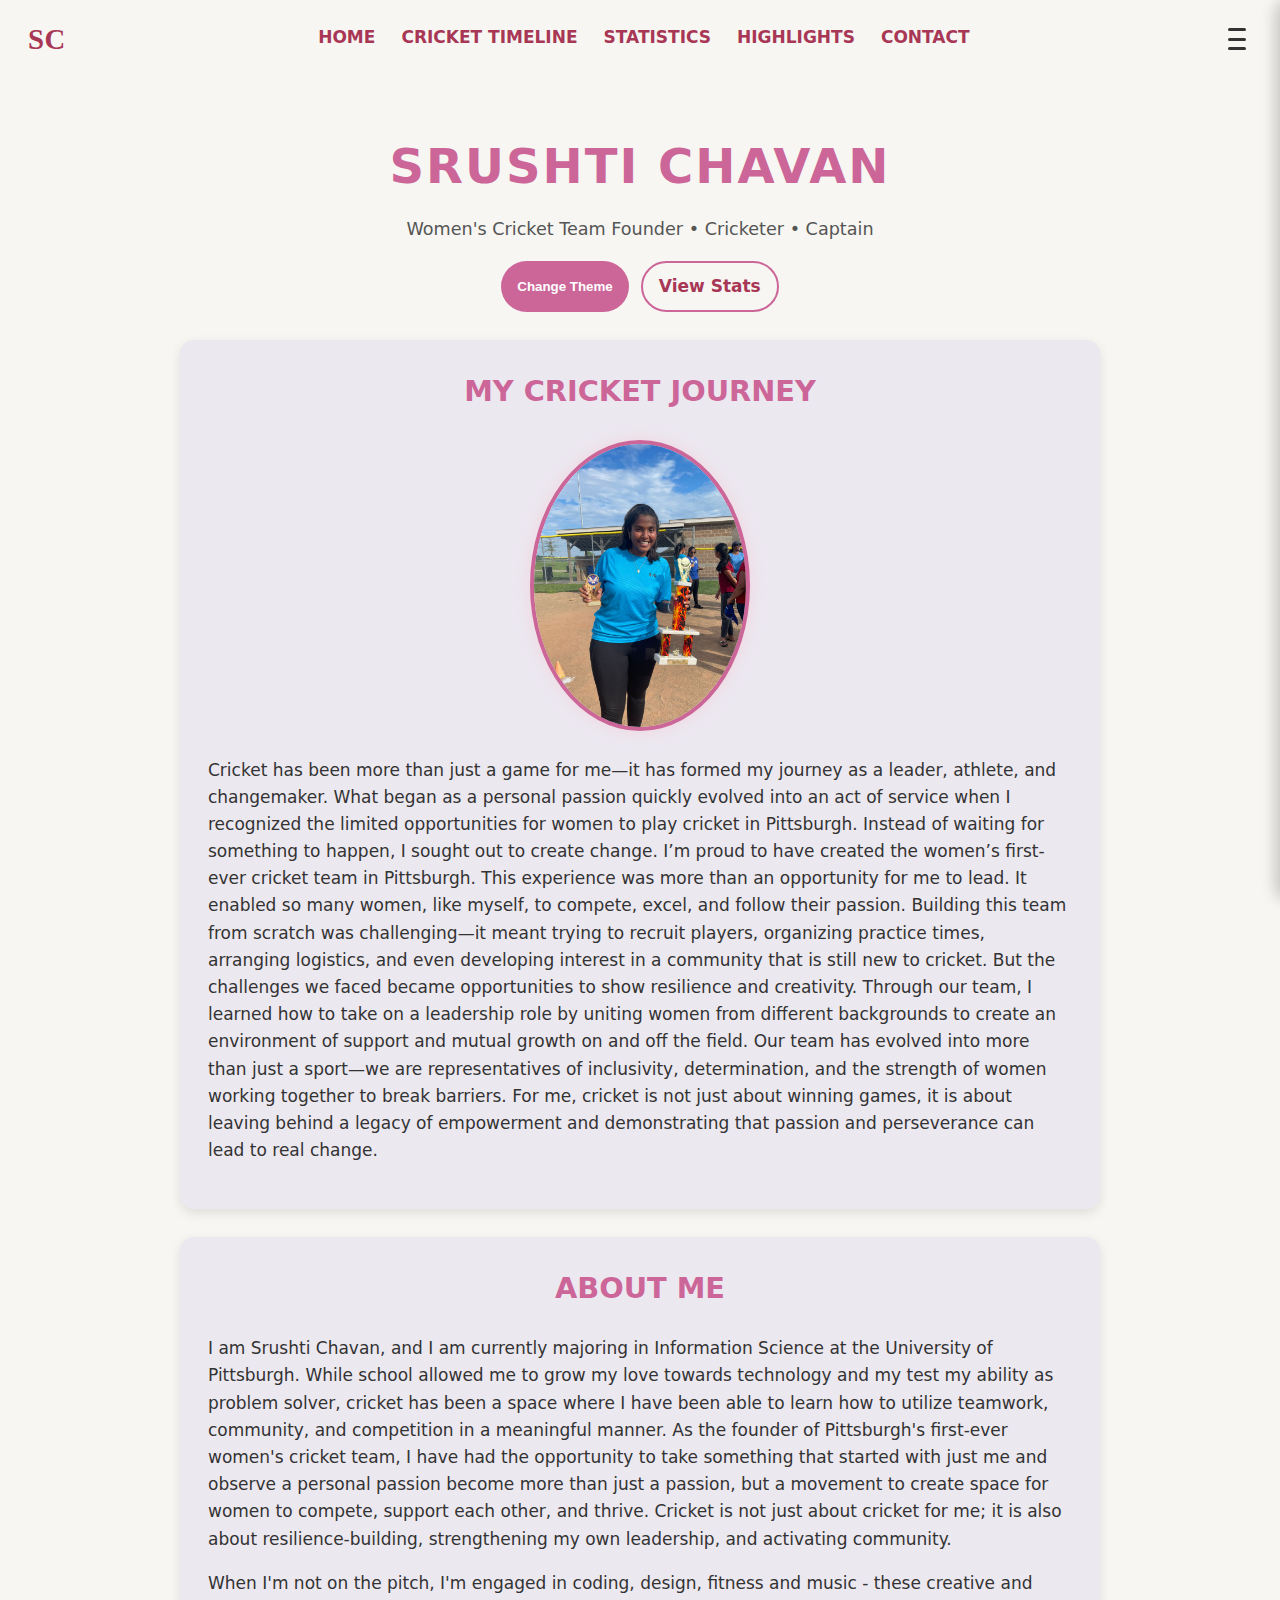
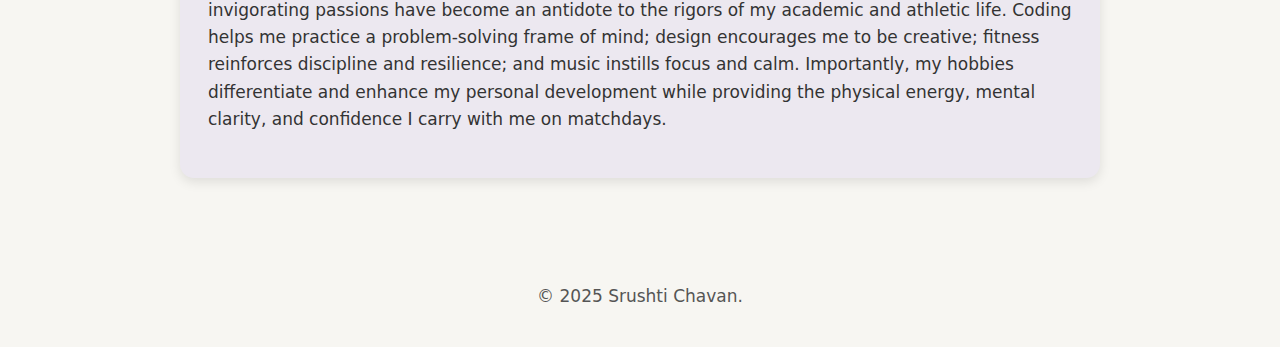
<file: index.html>
<html lang="en">
<head>
    <meta charset="UTF-8"  />
    <meta name="viewport" content="width=device-width, initial-scale=1.0"/>
    <title>Srushti Chavan - Cricket Portfolio</title>
    <link rel="stylesheet" href="styles.css"/>
</head>
<body>
    <div id="content-wrapper">
        <header>
            <a href="index.html" class="logo" aria-label="Home">SC</a>
            <nav class="top-nav" aria-label="Primary">
                <a href="index.html">Home</a>
                <a href="timeline.html">Cricket Timeline</a>
                <a href="stats.html">Statistics</a>
                <a href="highlights.html">Highlights</a>
                <a href="contact.html">Contact</a>
            </nav>
            <button id="menuToggle" class="menu-icon" aria-label="Open menu" aria-controls="offCanvasMenu" aria-expanded="false">
                <span></span><span></span><span></span>
            </button>
        </header>

        <main>
            <section class="'hero-full">
                <h1 class="main-title">SRUSHTI CHAVAN</h1>
                <p class="subtitle">Women's Cricket Team Founder • Cricketer • Captain</p>
                <div class="cta-row">
                    <button id="themeBtn" class="btn">Change Theme</button>
                    <a class="btn btn-outline" href="stats.html">View Stats</a>
                </div>
            </section>

            <section class="introduction card-style">
                <h2 class="sub-heading">My Cricket Journey</h2>
                <img src="srushti.JPG" alt="Srushti Chavan holding cricket trophies" class="profile-image"/>
                <p>
                    Cricket has been more than just a game for me—it has formed my journey as a leader, athlete, and changemaker. What began as a personal passion quickly evolved into an act of service when I recognized the limited opportunities for women to play cricket in Pittsburgh. Instead of waiting for something to happen, I sought out to create change. I’m proud to have created the women’s first-ever cricket team in Pittsburgh. This experience was more than an opportunity for me to lead. It enabled so many women, like myself, to compete, excel, and follow their passion. Building this team from scratch was challenging—it meant trying to recruit players, organizing practice times, arranging logistics, and even developing interest in a community that is still new to cricket. But the challenges we faced became opportunities to show resilience and creativity. Through our team, I learned how to take on a leadership role by uniting women from different backgrounds to create an environment of support and mutual growth on and off the field.
                    Our team has evolved into more than just a sport—we are representatives of inclusivity, determination, and the strength of women working together to break barriers. For me, cricket is not just about winning games, it is about leaving behind a legacy of empowerment and demonstrating that passion and perseverance can lead to real change. 
                </p>
            </section>

            <section id="about-me" class="about card-style">
                <h2 class="sub-heading">About Me</h2>
                <article>
                    <p>
                        I am Srushti Chavan, and I am currently majoring in Information Science at the University of Pittsburgh. While school allowed me to grow my love towards technology and my test my ability as problem solver, cricket has been a space where I have been able to learn how to utilize teamwork, community, and competition in a meaningful manner. As the founder of Pittsburgh's first-ever women's cricket team, I have had the opportunity to take something that started with just me and observe a personal passion become more than just a passion, but a movement to create space for women to compete, support each other, and thrive. Cricket is not just about cricket for me; it is also about resilience-building, strengthening my own leadership, and activating community.
                    </p>
                    <p>
                        When I'm not on the pitch, I'm engaged in coding, design, fitness and music - these creative and invigorating passions have become an antidote to the rigors of my academic and athletic life. Coding helps me practice a problem-solving frame of mind; design encourages me to be creative; fitness reinforces discipline and resilience; and music instills focus and calm. Importantly, my hobbies differentiate and enhance my personal development while providing the physical energy, mental clarity, and confidence I carry with me on matchdays.
                    </p>
                </article>
            </section>
        </main>

        <footer><p>&copy; 2025 Srushti Chavan.</p></footer>
    </div>

    <aside id="offCanvasMenu" class="off-canvas-sidebar" aria-hidden="true">
        <button id="closeMenu" class="close-btn" aria-label="Close menu">Close x</button>
        <nav aria-label="Mobile">
            <ul class="side-nav">
              <li><a href="index.html">Home</a></li>
              <li><a href="timeline.html">Cricket Timeline</a></li>
              <li><a href="stats.html">Statistics</a></li>
              <li><a href="highlights.html">Highlights</a></li>
              <li><a href="contact.html">Contact</a></li>
            </ul>
        </nav>
    </aside>

    <script src="script.js"></script> 
</body>
</html>
</file>
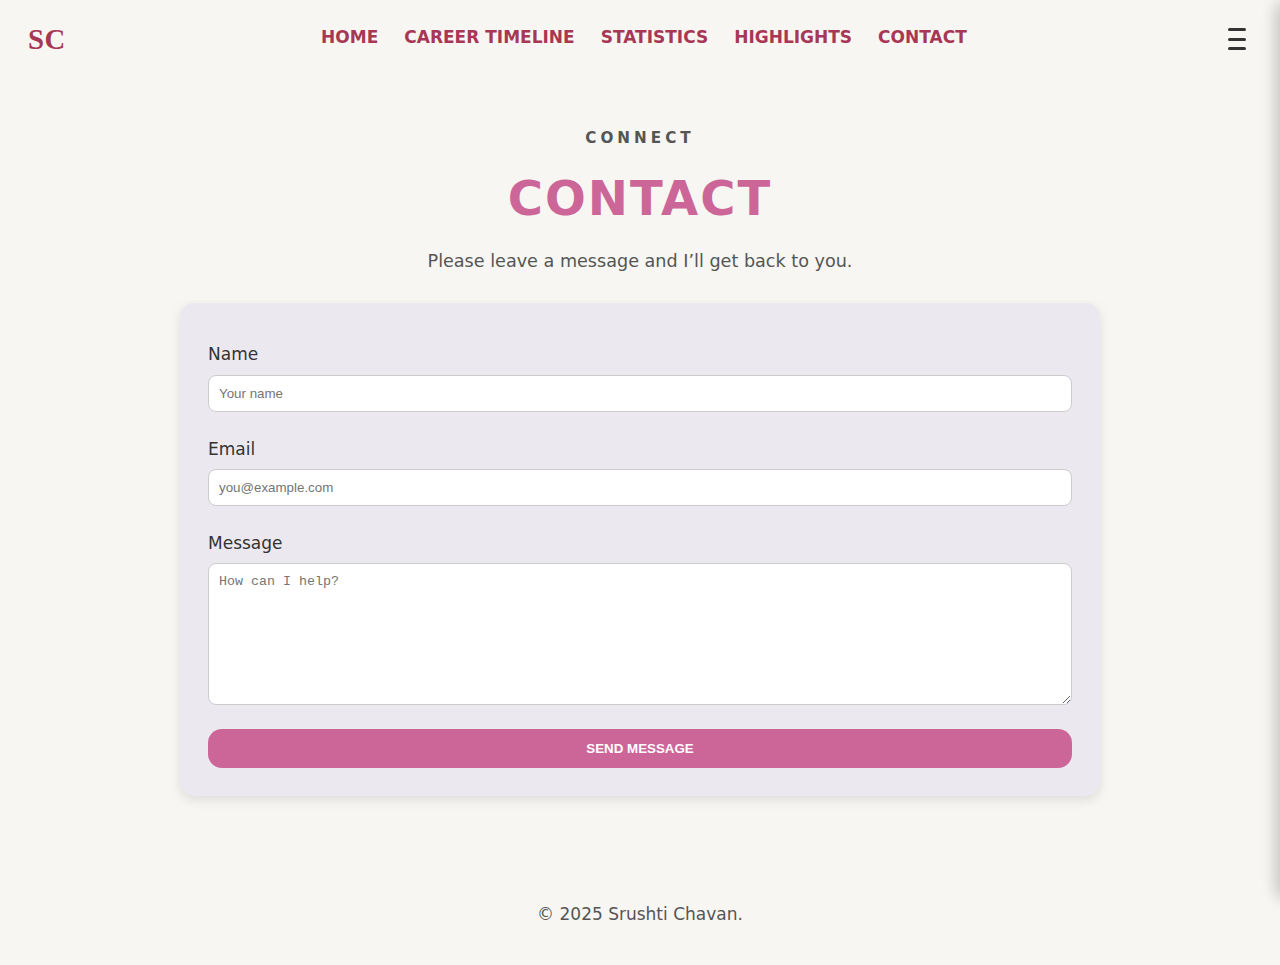
<file: contact.html>
<html lang="en">
<head>
  <meta charset="UTF-8"/>
  <meta name="viewport" content="width=device-width, initial-scale=1.0"/>
  <title>Srushti Chavan — Contact</title>
  <link rel="stylesheet" href="styles.css"/>
</head>
<body>
  <div id="content-wrapper">
    <header>
      <a href="index.html" class="logo" aria-label="Home">SC</a>
      <nav class="top-nav" aria-label="Primary">
        <a href="index.html">Home</a><a href="timeline.html">Career Timeline</a>
        <a href="stats.html">Statistics</a><a href="highlights.html">Highlights</a><a href="contact.html">Contact</a>
      </nav>
      <button id="menuToggle" class="menu-icon" aria-label="Open menu" aria-controls="offCanvasMenu" aria-expanded="false"><span></span><span></span><span></span></button>
    </header>

    <main class="contact-page">
      <h2 class="category-heading">Connect</h2>
      <h1 class="main-title">Contact</h1>
      <p class="contact-intro">
        Please leave a message and I’ll get back to you.
      </p>

      <form action="#" method="post" class="contact-form card-style" onsubmit="event.preventDefault(); alert('Thanks! Your message was recorded!');">
        <label for="name">Name</label>
        <input id="name" name="name" class="form-input" required placeholder="Your name"/>

        <label for="email">Email</label>
        <input id="email" name="email" type="email" class="form-input" required placeholder="you@example.com"/>

        <label for="message">Message</label>
        <textarea id="message" name="message" rows="8" class="form-input" required placeholder="How can I help?"></textarea>

        <button type="submit" class="submit-btn">Send Message</button>
      </form>
    </main>

    <footer>
      <p>&copy; 2025 Srushti Chavan.</p>
    </footer>
  </div>

  <aside id="offCanvasMenu" class="off-canvas-sidebar" aria-hidden="true">
    <button id="closeMenu" class="close-btn" aria-label="Close menu">Close ✕</button>
    <nav>
      <ul class="side-nav">
        <li><a href="index.html">Home</a></li>
        <li><a href="timeline.html">Cricket Timeline</a></li>
        <li><a href="stats.html">Statistics</a></li>
        <li><a href="highlights.html">Highlights</a></li>
        <li><a href="contact.html">Contact</a></li>
      </ul>
    </nav>
  </aside>

  <script src="script.js"></script>
</body>
</html>
</file>
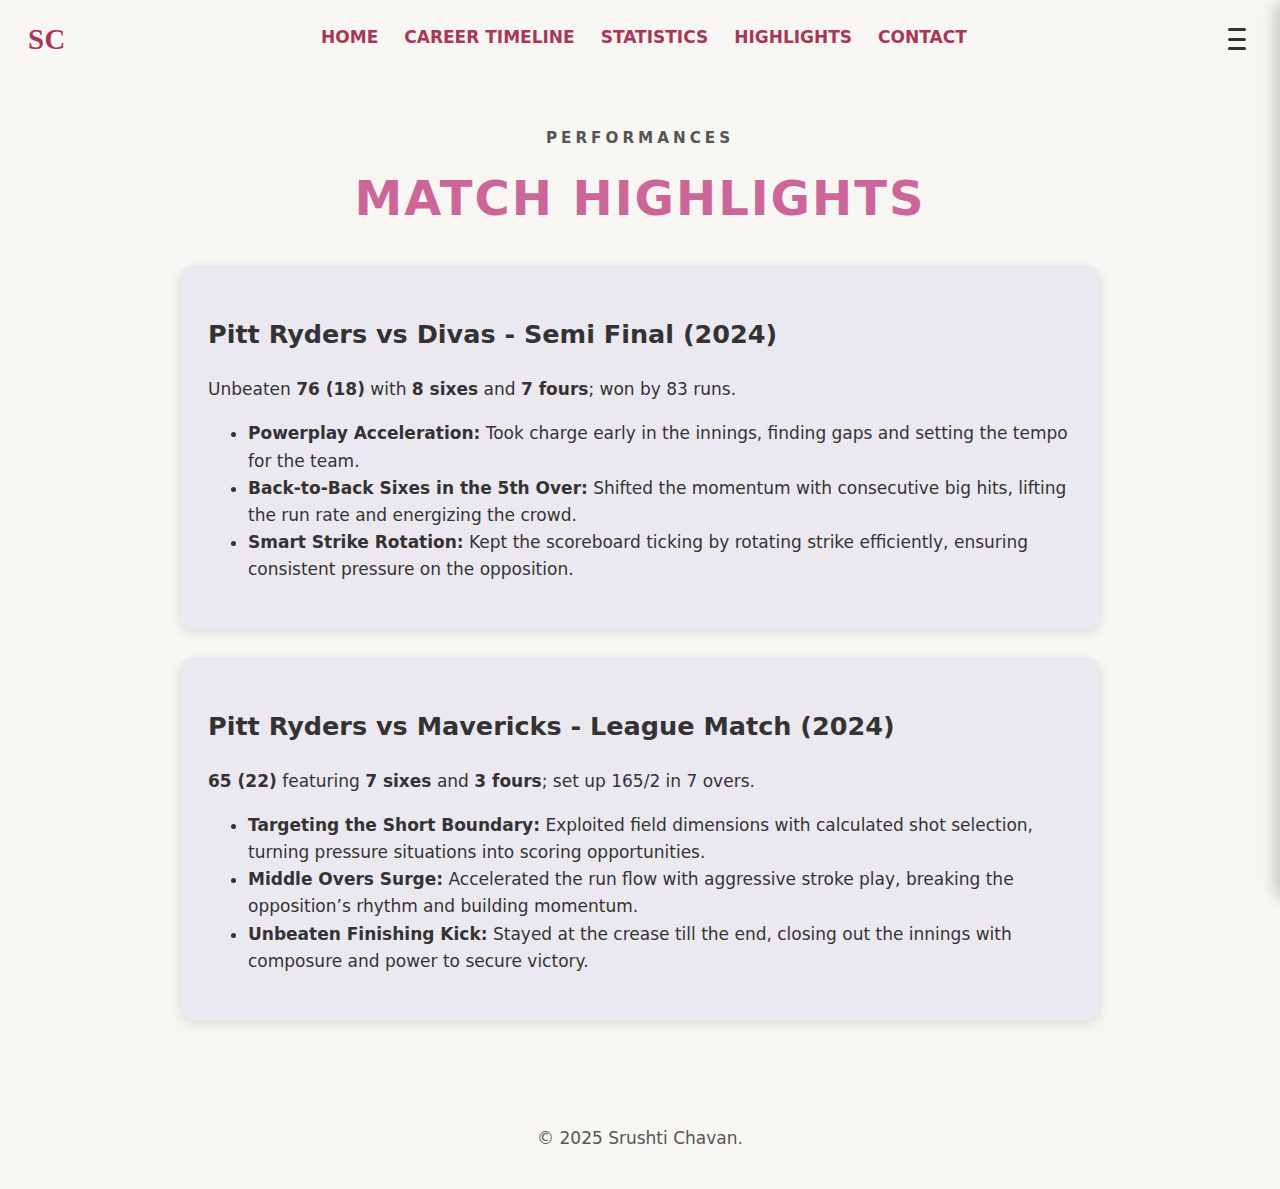
<file: highlights.html>
<html lang="en">
<head>
  <meta charset="UTF-8"/>
  <meta name="viewport" content="width=device-width, initial-scale=1.0"/>
  <title>Srushti Chavan — Highlights</title>
  <link rel="stylesheet" href="styles.css"/>
</head>
<body>
  <div id="content-wrapper">
    <header>
      <a href="index.html" class="logo">SC</a>
      <nav class="top-nav" aria-label="Primary">
        <a href="index.html">Home</a><a href="timeline.html">Career Timeline</a>
        <a href="stats.html">Statistics</a><a href="highlights.html">Highlights</a><a href="contact.html">Contact</a>
      </nav>
      <button id="menuToggle" class="menu-icon" aria-label="Open menu" aria-controls="offCanvasMenu" aria-expanded="false"><span></span><span></span><span></span></button>
    </header>

    <main class="highlights-page">
        <h2 class="category-heading">Performances</h2>
        <h1 class="main-title">Match Highlights</h1>

        <article class="match-report card-style">
            <h2>Pitt Ryders vs Divas - Semi Final (2024)</h2>
            <p>Unbeaten <strong>76 (18)</strong> with <strong>8 sixes</strong> and <strong>7 fours</strong>; won by 83 runs.</p>
        <section>
            <ul>
                <li><strong>Powerplay Acceleration:</strong> Took charge early in the innings, finding gaps and setting the tempo for the team.</li>
                <li><strong>Back-to-Back Sixes in the 5th Over:</strong> Shifted the momentum with consecutive big hits, lifting the run rate and energizing the crowd.</li>
                <li><strong>Smart Strike Rotation:</strong> Kept the scoreboard ticking by rotating strike efficiently, ensuring consistent pressure on the opposition.</li>
            </ul>
        </article>

        <article class="match-report card-style">
            <h2>Pitt Ryders vs Mavericks - League Match (2024)</h2>
            <p><strong>65 (22)</strong> featuring <strong>7 sixes</strong> and <strong>3 fours</strong>; set up 165/2 in 7 overs.</p>
            <section>
                <ul>
                    <li><strong>Targeting the Short Boundary:</strong> Exploited field dimensions with calculated shot selection, turning pressure situations into scoring opportunities.</li>
                    <li><strong>Middle Overs Surge:</strong> Accelerated the run flow with aggressive stroke play, breaking the opposition’s rhythm and building momentum.</li>
                    <li><strong>Unbeaten Finishing Kick:</strong> Stayed at the crease till the end, closing out the innings with composure and power to secure victory.</li>
                </ul>
            </section>
        </article>
    </main>

    <footer><p>&copy; 2025 Srushti Chavan.</p></footer>
  </div>

  <aside id="offCanvasMenu" class="off-canvas-sidebar" aria-hidden="true">
    <button id="closeMenu" class="close-btn">Close ✕</button>
    <nav>
      <ul class="side-nav">
        <li><a href="index.html">Home</a></li>
        <li><a href="timeline.html">Cricket Timeline</a></li>
        <li><a href="stats.html">Statistics</a></li>
        <li><a href="highlights.html">Highlights</a></li>
        <li><a href="contact.html">Contact</a></li>
      </ul>
    </nav>
  </aside>

  <script src="script.js"></script>
</body>
</html>
</file>
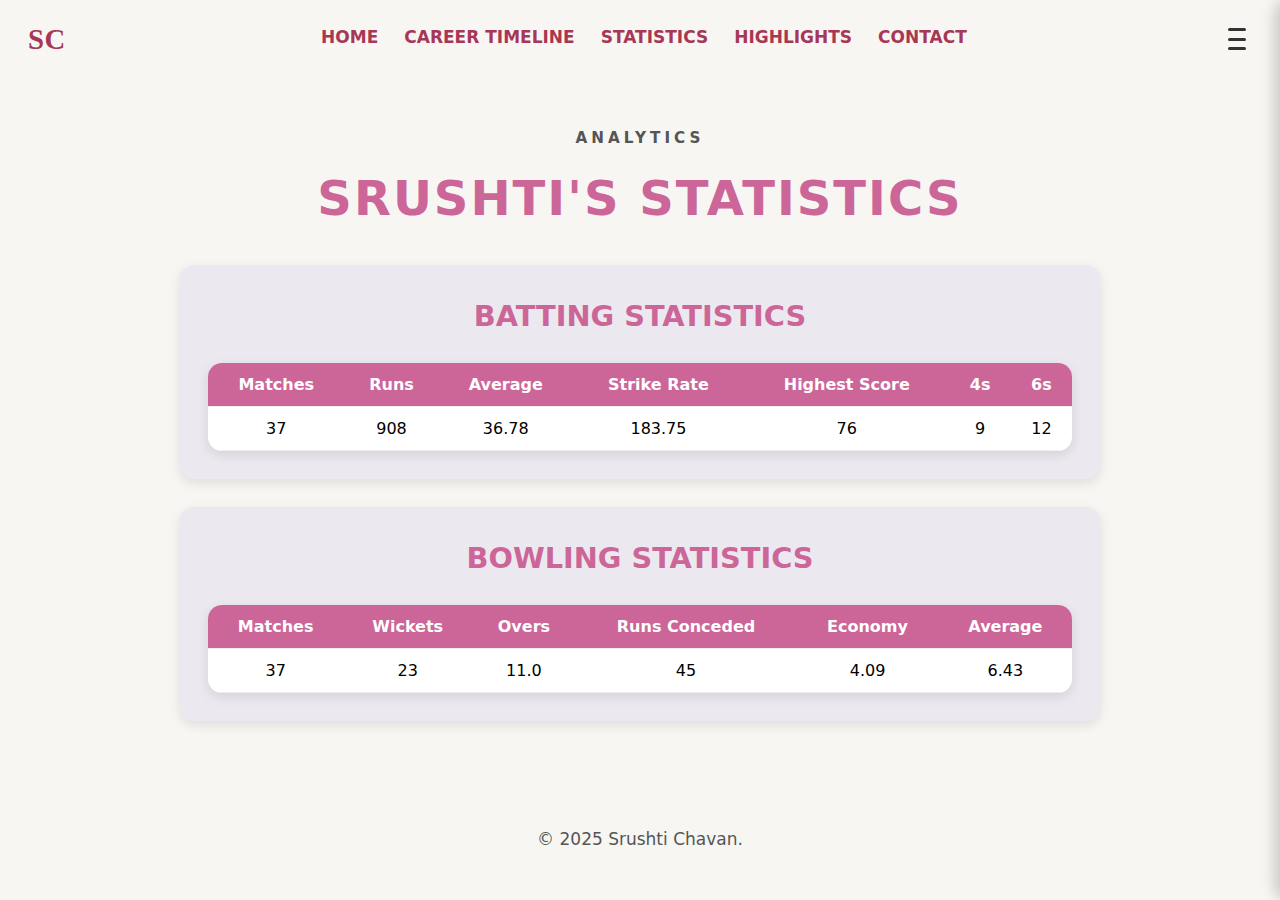
<file: stats.html>
<html lang="en">
<head>
  <meta charset="UTF-8"/>
  <meta name="viewport" content="width=device-width, initial-scale=1.0"/>
  <title>Srushti Chavan — Statistics</title>
  <link rel="stylesheet" href="styles.css"/>
</head>
<body>
  <div id="content-wrapper">
    <header>
      <a href="index.html" class="logo">SC</a>
      <nav class="top-nav" aria-label="Primary">
        <a href="index.html">Home</a><a href="timeline.html">Career Timeline</a>
        <a href="stats.html">Statistics</a><a href="highlights.html">Highlights</a><a href="contact.html">Contact</a>
      </nav>
      <button id="menuToggle" class="menu-icon" aria-label="Open menu" aria-controls="offCanvasMenu" aria-expanded="false"><span></span><span></span><span></span></button>
    </header>

    <main class="stats-page">
        <h2 class="category-heading">Analytics</h2>
        <h1 class="main-title">Srushti's Statistics</h1>

        <section class="stats-section card-style">
            <h2 class="sub-heading">Batting Statistics</h2>
            <table id="battingTable">
                <thead>
                    <tr>
                        <th>Matches</th><th>Runs</th><th>Average</th><th>Strike Rate</th>
                        <th>Highest Score</th><th>4s</th><th>6s</th>
                    </tr>
                </thead>
                <tbody>
                    <tr>
                        <td>37</td><td>908</td><td>36.78</td><td>183.75</td><td>76</td><td>9</td><td>12</td>
                    </tr>
                </tbody>
            </table>
        </section>

        <section class="stats-section card-style">
            <h2 class="sub-heading">Bowling Statistics</h2>
            <table id="bowlingTable">
                <thead>
                  <tr>
                    <th>Matches</th><th>Wickets</th><th>Overs</th>
                    <th>Runs Conceded</th><th>Economy</th><th>Average</th>
                  </tr>
                </thead>
                <tbody>
                  <tr>
                    <td>37</td><td>23</td><td>11.0</td><td>45</td><td>4.09</td><td>6.43</td>
                  </tr>
                </tbody>
              </table>
        </section>
    </main>

    <footer><p>&copy; 2025 Srushti Chavan.</p></footer>
  </div>

  <aside id="offCanvasMenu" class="off-canvas-sidebar" aria-hidden="true">
    <button id="closeMenu" class="close-btn">Close ✕</button>
    <nav>
      <ul class="side-nav">
        <li><a href="index.html">Home</a></li>
        <li><a href="timeline.html">Cricket Timeline</a></li>
        <li><a href="stats.html">Statistics</a></li>
        <li><a href="highlights.html">Highlights</a></li>
        <li><a href="contact.html">Contact</a></li>
      </ul>
    </nav>
  </aside>

  <script src="script.js"></script>
</body>
</html>
</file>
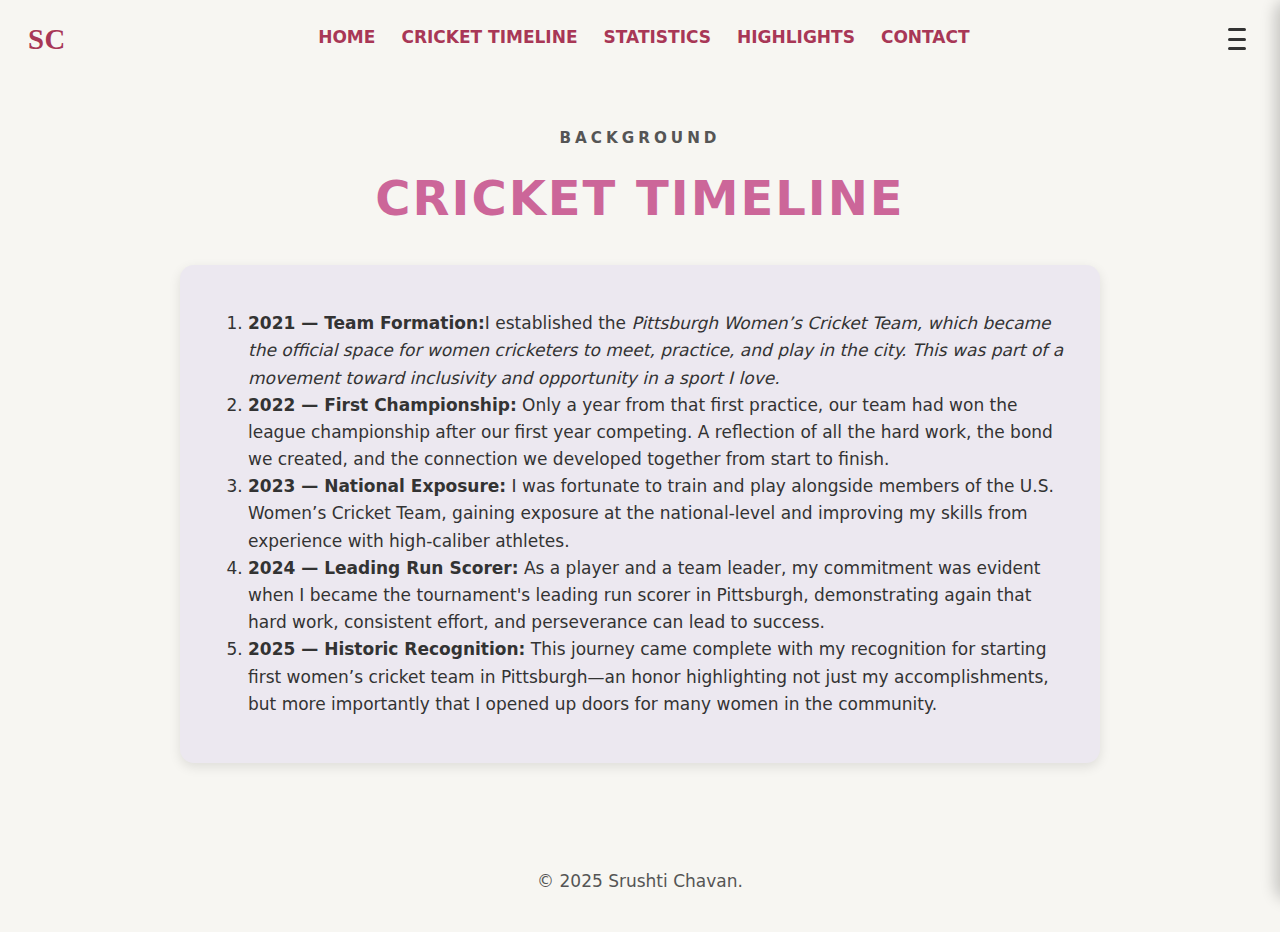
<file: timeline.html>
<html lang="en">
<head>
    <meta charset="UTF-8"/>
  <meta name="viewport" content="width=device-width, initial-scale=1.0"/>
  <title>Srushti Chavan — Cricket Timeline</title>
  <link rel="stylesheet" href="styles.css"/>
</head>
<body>
    <div id="content-wrapper">
        <header>
            <a href="index.html" class="logo" aria-label="Home">SC</a>
            <nav class="top-nav" aria-label="Primary">
                <a href="index.html">Home</a><a href ="timeline.html">Cricket Timeline</a>
                <a href="stats.html">Statistics</a><a href="highlights.html">Highlights</a><a href="contact.html">Contact</a>
            </nav>
            <button id="menuToggle" class="menu-icon" aria-label="Open menu" aria-controls="offCanvasMenu" aria-expanded="false"><span></span><span></span><span></span></button>
        </header>

        <main class="timeline-page">
            <h2 class="category-heading">Background</h2>
            <h1 class="main-title">Cricket Timeline</h1>

            <section class="timeline-list card-style">
                <ol>
                    <li><strong>2021 — Team Formation:</strong>I established the <em>Pittsburgh Women’s Cricket Team, which became the official space for women cricketers to meet, practice, and play in the city. This was part of a movement toward inclusivity and opportunity in a sport I love.</em></li>
                    <li><strong>2022 — First Championship:</strong> Only a year from that first practice, our team had won the league championship after our first year competing.  A reflection of all the hard work, the bond we created, and the connection we developed together from start to finish.</li>
                    <li><strong>2023 — National Exposure:</strong> I was fortunate to train and play alongside members of the U.S. Women’s Cricket Team, gaining exposure at the national-level and improving my skills from experience with high-caliber athletes.</li>
                    <li><strong>2024 — Leading Run Scorer:</strong> As a player and a team leader, my commitment was evident when I became the tournament's leading run scorer in Pittsburgh, demonstrating again that hard work, consistent effort, and perseverance can lead to success.</li>
                    <li><strong>2025 — Historic Recognition:</strong> This journey came complete with my recognition for starting first women’s cricket team in Pittsburgh—an honor highlighting not just my accomplishments, but more importantly that I opened up doors for many women in the community.</li>
                </ol>
            </section>
        </main>

        <footer><p>&copy; 2025 Srushti Chavan.</p></footer>
    </div>
  
    <aside id="offCanvasMenu" class="off-canvas-sidebar" aria-hidden="true">
      <button id="closeMenu" class="close-btn">Close ✕</button>
      <nav>
        <ul class="side-nav">
          <li><a href="index.html">Home</a></li>
          <li><a href="timeline.html">Cricket Timeline</a></li>
          <li><a href="stats.html">Statistics</a></li>
          <li><a href="highlights.html">Highlights</a></li>
          <li><a href="contact.html">Contact</a></li>
        </ul>
      </nav>
    </aside>
  
    <script src="script.js"></script>
  </body>
  </html>
</file>
<file: styles.css>
:root{
  --bg-primary:#F7F6F2;
  --bg-secondary:#ECE8F0;
  --text-light:#333333;
  --text-dark:#111111;
  --text-muted:#555555;
  --accent-color:#CC6699;
  --border-radius:14px;
  --shadow:0 4px 12px rgba(0,0,0,.1);
}

/* Dark theme variables toggled by JS */
:root.theme-dark{
  --bg-primary:#121212;
  --bg-secondary:#1e1e1e;
  --text-light:#EAEAEA;
  --text-dark:#ffffff;
  --text-muted:#b7b7b7;
  --accent-color:#ff6ba3;
}

*{box-sizing:border-box}
body{
  margin:0;padding:0;line-height:1.6;font-size:17px;
  font-family:system-ui,-apple-system,Segoe UI,Roboto,Poppins,Arial,sans-serif;
  color:var(--text-light);background:var(--bg-primary);overflow-x:hidden;
}

#content-wrapper{transition:transform .4s ease}
main{max-width:960px;margin:0 auto;padding:40px 20px}

/* Typography */
h1.main-title{
  font-size:3rem;text-align:center;text-transform:uppercase;
  color:var(--accent-color);margin:10px 0;font-weight:800;letter-spacing:2px
}
h2.sub-heading,h3{
  text-align:center;text-transform:uppercase;color:var(--accent-color);
  font-size:1.8rem;font-weight:600;margin-top:0
}
.category-heading{
  text-align:center;text-transform:uppercase;color:var(--text-muted);
  font-size:.95rem;letter-spacing:4px;margin:8px 0 0
}
.subtitle,.contact-intro{
  text-align:center;color:var(--text-muted);font-size:1.1rem;margin-top:8px
}
.muted{color:var(--text-muted)}
.sr-only{position:absolute;left:-9999px}

/* Header */
header{
  display:flex;justify-content:space-between;align-items:center;
  padding:16px 28px;background:var(--bg-primary);position:sticky;top:0;z-index:1000
}
.logo{
  font-size:1.8rem;font-weight:800;font-family:"Playfair Display",serif;
  color:var(--accent-color);text-decoration:none;letter-spacing:.5px
}
.logo:hover{opacity:.85}

/* Top nav (desktop) */
.top-nav{display:none;gap:18px}
.top-nav a{
  text-decoration:none;text-transform:uppercase;font-weight:600;
  color:var(--text-dark);padding:6px 4px;border-bottom:2px solid transparent
}
.top-nav a:hover{border-bottom-color:var(--accent-color)}
@media (min-width:768px){
  .top-nav{display:flex}
  .menu-icon{display:none}
}

/* Buttons */
.btn{
  display:inline-block;border:none;background:var(--accent-color);color:#fff;
  padding:10px 16px;border-radius:999px;font-weight:700;text-decoration:none;cursor:pointer
}
.btn:hover{opacity:.9}
.btn-outline{background:transparent;color:var(--accent-color);border:2px solid var(--accent-color)}
.btn-small{padding:6px 10px;font-size:.9rem}
.cta-row{display:flex;gap:12px;justify-content:center;margin-top:12px}

/* Hamburger */
.menu-icon{width:30px;height:24px;display:flex;flex-direction:column;justify-content:space-between;cursor:pointer;background:none;border:0}
.menu-icon span{display:block;height:3px;background:#333;border-radius:2px}

/* Off-canvas menu */
.off-canvas-sidebar{
  position:fixed;top:0;right:0;width:280px;height:100%;
  background:var(--bg-secondary);transform:translateX(100%);transition:transform .4s ease;
  padding:60px 24px;box-shadow:-5px 0 15px rgba(0,0,0,.2);z-index:2000;
  border-top-left-radius:var(--border-radius);border-bottom-left-radius:var(--border-radius)
}
.off-canvas-sidebar.is-open{transform:translateX(0)}
.menu-open #content-wrapper{transform:translateX(-280px)}
.close-btn{
  color:var(--accent-color);border:1px solid var(--text-muted);background:transparent;
  padding:6px 10px;border-radius:var(--border-radius);cursor:pointer
}
.side-nav{list-style:none;margin:18px 0 0;padding:0}
.side-nav a{
  color:var(--text-dark);font-size:1.1rem;padding:12px 0;display:block;text-transform:uppercase;
  border-bottom:1px solid #ddd;text-decoration:none;background:transparent
}
.side-nav a:hover{color:#000}

/* Hero */
.hero-full{
  min-height:60vh;display:flex;flex-direction:column;justify-content:center;align-items:center;text-align:center
}

/* Cards */
.card-style{
  background:var(--bg-secondary);padding:28px;margin:28px 0;border-radius:var(--border-radius);box-shadow:var(--shadow)
}
.profile-image{
  max-width:220px;border-radius:50%;display:block;margin:26px auto;border:4px solid var(--accent-color);
  box-shadow:0 0 15px rgba(255,179,186,.35)
}

/* Forms */
label{display:block;margin:10px 0 6px}
.form-input{
  background:#fff;color:var(--text-light);border:1px solid #ccc;border-radius:8px;padding:10px;width:100%;margin-bottom:14px
}
.form-input:focus{outline:none;border-color:var(--accent-color);box-shadow:0 0 0 2px var(--accent-color)}
.submit-btn{
  background:var(--accent-color);color:#fff;border:none;text-transform:uppercase;font-weight:700;cursor:pointer;
  width:100%;margin-top:10px;border-radius:var(--border-radius);padding:12px;transition:background .25s ease
}
.submit-btn:hover{opacity:.9}

/* Tables and Lists */
.table-actions{display:flex;justify-content:flex-end;margin-bottom:10px}

/* Light theme table */
table{
  width:100%;
  border-collapse:collapse;
  box-shadow:var(--shadow);
  border-radius:var(--border-radius);
  overflow:hidden;
  background:#fff;
  color:#000; /* visible numbers */
}
thead tr{
  background:var(--accent-color);
  color:#fff;
}
th,td{
  padding:12px;
  text-align:center;
  border-bottom:1px solid #eee;
}
tbody tr:nth-child(even){background:#FFF1F5}
.hide-row{display:none}

/* Dark theme table */
:root.theme-dark table{
  background:#1e1e1e;
  color:var(--text-light); /* light text for visibility */
  border:1px solid #444;
}
:root.theme-dark thead tr{
  background:var(--accent-color);
  color:#fff;
}
:root.theme-dark th,
:root.theme-dark td{
  border-bottom:1px solid #333;
}

/* Links with pseudo-classes */
a:link{color:#a83756}
a:visited{color:#7a4a7a}
a:hover{opacity:.8}
a:active{opacity:.6}

/* Footer */
footer{padding:20px;text-align:center;color:var(--text-muted)}
</file>
